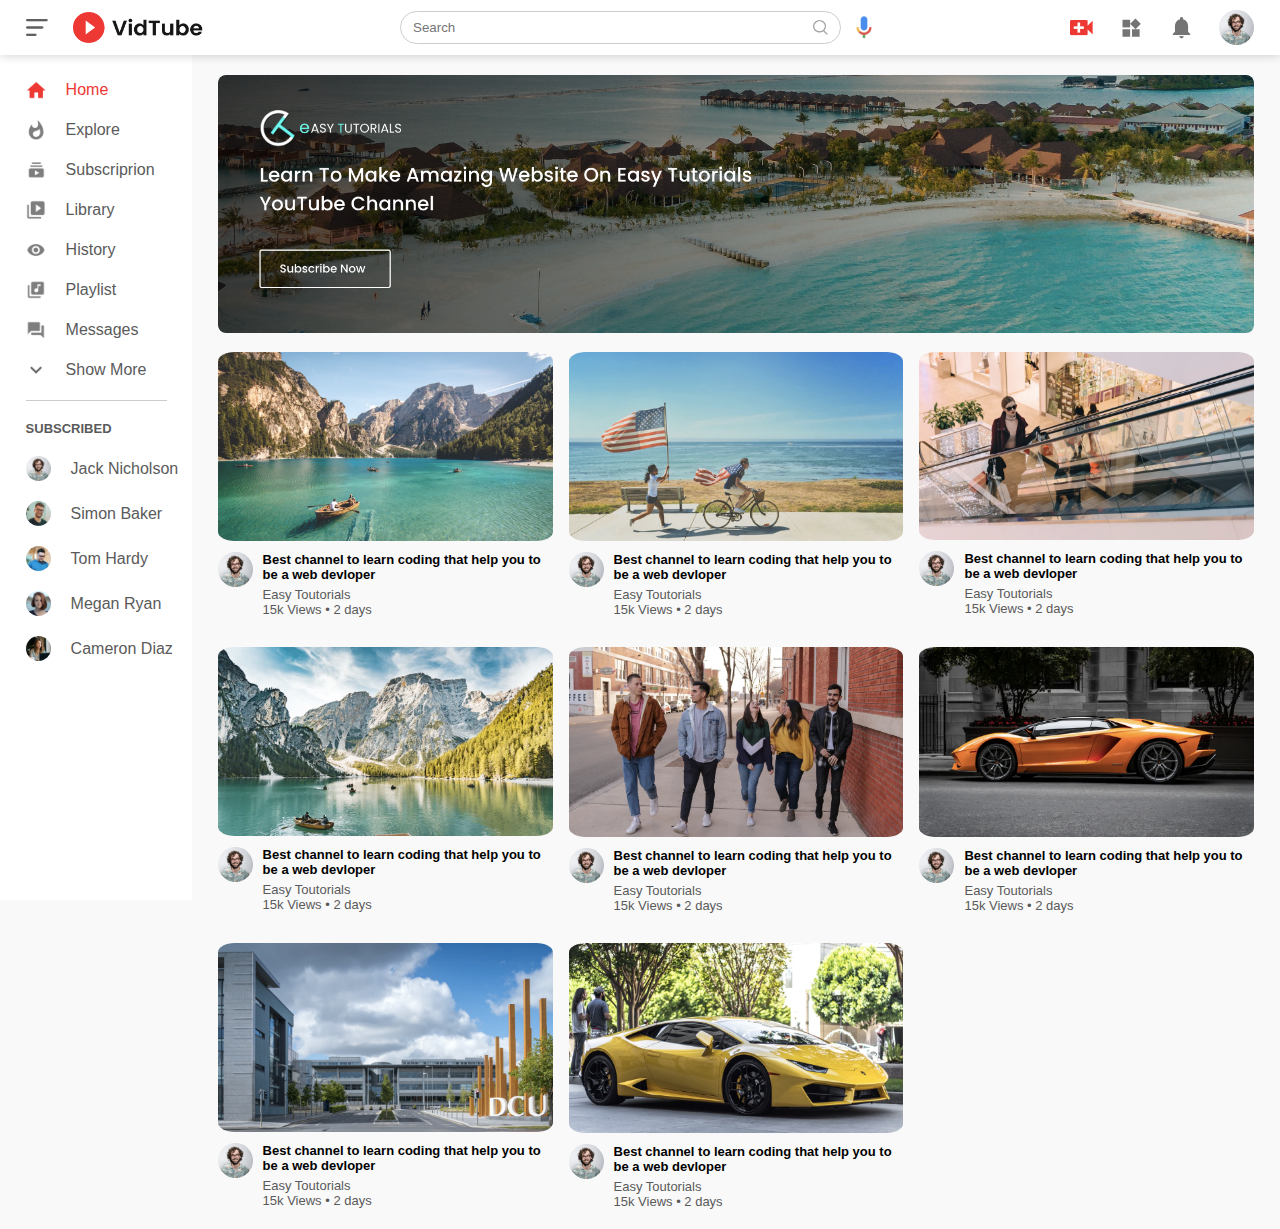
<file: Vid-Tube _Website/index.html>
<!DOCTYPE html>
<html lang="en">
  <head>
    <meta charset="UTF-8" />
    <meta http-equiv="X-UA-Compatible" content="IE=edge" />
    <meta name="viewport" content="width=device-width, initial-scale=1.0" />
    <title>vidtube</title>
    <link rel="stylesheet" href="assets/css/style.css" />
  </head>
  <body>
    <!-- ***************** top content ***************** -->

    <!-- <<<<<<<<<<<< left side >>>>>>>>>>>> -->
    <nav class="flex-div">
      <div class="nav-left flex-div">
        <img src="assets/images/menu.png" class="menu-icon" />
        <img src="assets/images/logo.png" class="logo" />
      </div>
      <!-- <<<<<<<<<<<< middle side >>>>>>>>>>>> -->
      <div class="nav-middle flex-div">
        <div class="search-box flex-div">
          <input type="text" placeholder="Search" />
          <img src="assets/images/search.png" />
        </div>
        <img src="assets/images/voice-search.png" class="mic-icon" />
      </div>
      <!-- <<<<<<<<<<<< right side >>>>>>>>>>>> -->
      <div class="nav-right flex-div">
        <img src="assets/images/upload.png" alt="" />
        <img src="assets/images/more.png" alt="" />
        <img src="assets/images/notification.png" alt="" />
        <img src="assets/images/Jack.png" class="user-icon" />
      </div>
    </nav>
    <!-- *********************************************** -->

    <!-- ***************** side bar ***************** -->
    <div class="sidebar">
      <div class="shortcut-links">
        <a href=""
          ><img src="assets/images/home.png" />
          <p>Home</p></a
        >
        <a href=""
          ><img src="assets/images/explore.png" />
          <p>Explore</p></a
        >
        <a href=""
          ><img src="assets/images/subscriprion.png" />
          <p>Subscriprion</p></a
        >
        <a href=""
          ><img src="assets/images/library.png" />
          <p>Library</p></a
        >
        <a href=""
          ><img src="assets/images/history.png" />
          <p>History</p></a
        >
        <a href=""
          ><img src="assets/images/playlist.png" />
          <p>Playlist</p></a
        >
        <a href=""
          ><img src="assets/images/messages.png" />
          <p>Messages</p></a
        >
        <a href=""
          ><img src="assets/images/show-more.png" />
          <p>Show More</p></a
        >
        <hr />
      </div>
      <div class="subscribed-list">
        <h3>SUBSCRIBED</h3>
        <a href=""
          ><img src="assets/images/Jack.png" />
          <p>Jack Nicholson</p></a
        >
        <a href=""
          ><img src="assets/images/simon.png" />
          <p>Simon Baker</p></a
        >
        <a href=""
          ><img src="assets/images/tom.png" />
          <p>Tom Hardy</p></a
        >
        <a href=""
          ><img src="assets/images/megan.png" />
          <p>Megan Ryan</p></a
        >
        <a href=""
          ><img src="assets/images/cameron.png" />
          <p>Cameron Diaz</p></a
        >
      </div>
    </div>
    <!-- *********************************** -->

    <!-- ************ main ************ -->

    <div class="container">

      <div class="banner">
        <img src="assets/images/banner.png" />
      </div>

      <div class="list-container">

        <div class="vid-list">
            <a href="play-video.html"><img src="assets/images/thumbnail1.png" class="thumbnail"></a>

            <div class="flex-div">
                <img src="assets/images/Jack.png" >

                <div class="vid-info">
                <a href="play-video.html">Best channel to learn coding that help you to be a web devloper</a>
                <p>Easy Toutorials</p>
                <p>15k Views &bull; 2 days</p>
                </div>
            </div>
        </div>

        <div class="vid-list">
            <a href=""><img src="assets/images/thumbnail2.png" class="thumbnail"></a>

            <div class="flex-div">
                <img src="assets/images/Jack.png" >

                <div class="vid-info">
                <a href="">Best channel to learn coding that help you to be a web devloper</a>
                <p>Easy Toutorials</p>
                <p>15k Views &bull; 2 days</p>
                </div>
            </div>
        </div>

        <div class="vid-list">
            <a href=""><img src="assets/images/thumbnail3.png" class="thumbnail"></a>

            <div class="flex-div">
                <img src="assets/images/Jack.png" >

                <div class="vid-info">
                <a href="">Best channel to learn coding that help you to be a web devloper</a>
                <p>Easy Toutorials</p>
                <p>15k Views &bull; 2 days</p>
                </div>
            </div>
        </div>

        <div class="vid-list">
            <a href=""><img src="assets/images/thumbnail4.png" class="thumbnail"></a>

            <div class="flex-div">
                <img src="assets/images/Jack.png" >

                <div class="vid-info">
                <a href="">Best channel to learn coding that help you to be a web devloper</a>
                <p>Easy Toutorials</p>
                <p>15k Views &bull; 2 days</p>
                </div>
            </div>
        </div>

        <div class="vid-list">
            <a href=""><img src="assets/images/thumbnail5.png" class="thumbnail"></a>

            <div class="flex-div">
                <img src="assets/images/Jack.png" >

                <div class="vid-info">
                <a href="">Best channel to learn coding that help you to be a web devloper</a>
                <p>Easy Toutorials</p>
                <p>15k Views &bull; 2 days</p>
                </div>
            </div>
        </div>

        <div class="vid-list">
            <a href=""><img src="assets/images/thumbnail6.png" class="thumbnail"></a>

            <div class="flex-div">
                <img src="assets/images/Jack.png" >

                <div class="vid-info">
                <a href="">Best channel to learn coding that help you to be a web devloper</a>
                <p>Easy Toutorials</p>
                <p>15k Views &bull; 2 days</p>
                </div>
            </div>
        </div>

        <div class="vid-list">
            <a href=""><img src="assets/images/thumbnail7.png" class="thumbnail"></a>

            <div class="flex-div">
                <img src="assets/images/Jack.png" >

                <div class="vid-info">
                <a href="">Best channel to learn coding that help you to be a web devloper</a>
                <p>Easy Toutorials</p>
                <p>15k Views &bull; 2 days</p>
                </div>
            </div>
        </div>

        <div class="vid-list">
            <a href=""><img src="assets/images/thumbnail8.png" class="thumbnail"></a>

            <div class="flex-div">
                <img src="assets/images/Jack.png" >

                <div class="vid-info">
                <a href="">Best channel to learn coding that help you to be a web devloper</a>
                <p>Easy Toutorials</p>
                <p>15k Views &bull; 2 days</p>
                </div>
            </div>
        </div>

      </div>
      
    </div>

    <script src="assets/js/script.js"></script>
  </body>
</html>
</file>
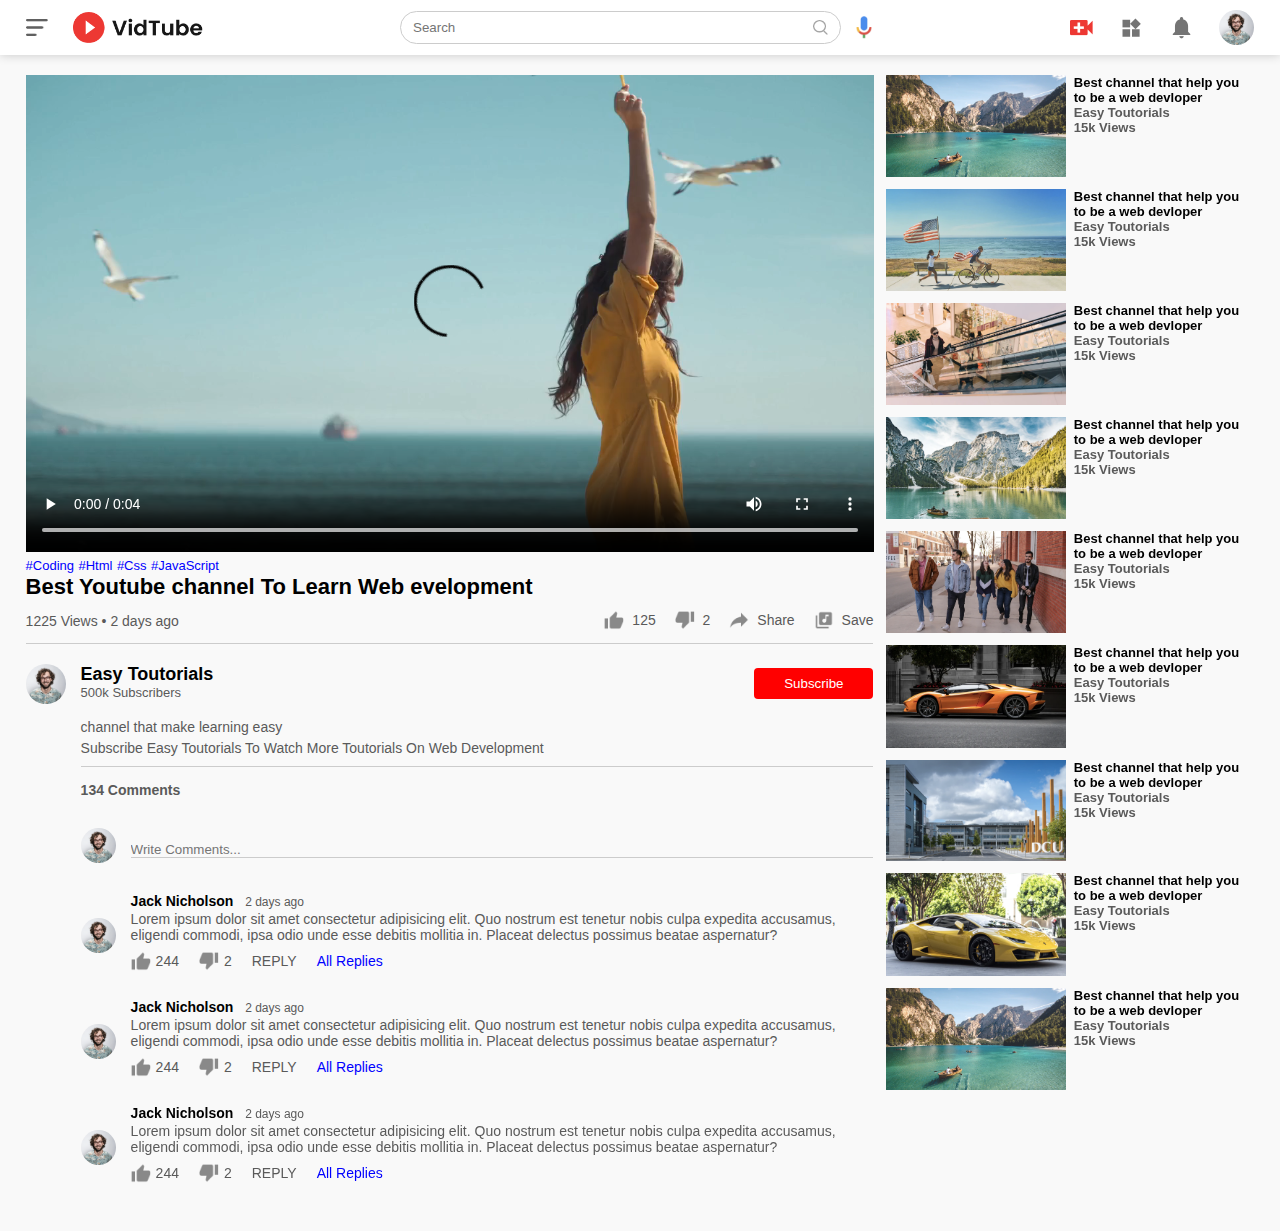
<file: Vid-Tube _Website/play-video.html>
<!DOCTYPE html>
<html lang="en">
<head>
    <meta charset="UTF-8">
    <meta http-equiv="X-UA-Compatible" content="IE=edge">
    <meta name="viewport" content="width=device-width, initial-scale=1.0">
    <title>Play Video</title>
    <link rel="stylesheet" href="assets/css/style.css">
</head>
<body>
    <!-- ***************** top content ***************** -->

    <!-- <<<<<<<<<<<< left side >>>>>>>>>>>> -->
    <nav class="flex-div">
        <div class="nav-left flex-div">
          <img src="assets/images/menu.png" class="menu-icon" />
          <img src="assets/images/logo.png" class="logo" />
        </div>
        <!-- <<<<<<<<<<<< middle side >>>>>>>>>>>> -->
        <div class="nav-middle flex-div">
          <div class="search-box flex-div">
            <input type="text" placeholder="Search" />
            <img src="assets/images/search.png" />
          </div>
          <img src="assets/images/voice-search.png" class="mic-icon" />
        </div>
        <!-- <<<<<<<<<<<< right side >>>>>>>>>>>> -->
        <div class="nav-right flex-div">
          <img src="assets/images/upload.png" alt="" />
          <img src="assets/images/more.png" alt="" />
          <img src="assets/images/notification.png" alt="" />
          <img src="assets/images/Jack.png" class="user-icon" />
        </div>
      </nav>


      <div class="container play-container">
           <div class="row">
            <!-- ******************************* left side video ****************************** -->
                <div class="play-video">

                    <video controls autoplay>
                        <source src="assets/images/video.mp4" type="Video/mp4">
                    </video>
                <!-- ************************* left side video description *********************** -->
                    <div class="tags">
                        <a href="">#Coding</a> <a href="">#Html</a> <a href="">#Css</a> <a href="">#JavaScript</a>
                    </div>

                    <h3>Best Youtube channel To Learn Web evelopment</h3>
                    <div class="play-video-info">
                        <p>1225 Views &bull; 2 days ago</p>
                        <div>
                            <a href=""><img src="assets/images/like.png" >125</a>
                            <a href=""><img src="assets/images/dislike.png" >2</a>
                            <a href=""><img src="assets/images/share.png" >Share</a>
                            <a href=""><img src="assets/images/save.png" >Save</a>
                        </div>
                    </div>

                    <hr>

                    <div class="publisher">
                        <img src="assets/images/Jack.png">
                        <div>
                            <p>
                                Easy Toutorials
                            </p>
                            <span>500k Subscribers</span>
                        </div>
                        <button type="button">Subscribe</button>
                    </div>

                    <!-- ************************ left side video comments ********************* -->
                    <div class="vid-description">
                        <p>channel that make learning easy</p>
                        <p>Subscribe Easy Toutorials To Watch More Toutorials On Web Development</p>
                        <hr>
                        <h4>134 Comments</h4>

                        <div class="add-comment">
                            <img src="assets/images/Jack.png" >
                            <input type="text" placeholder="Write Comments...">
                        </div>
                        <div class="old-comment">
                            <img src="assets/images/Jack.png">
                            <div>
                                <h3>Jack Nicholson <span>2 days ago</span></h3>
                                <p>Lorem ipsum dolor sit amet consectetur adipisicing elit. Quo nostrum est tenetur nobis culpa expedita accusamus, eligendi commodi, ipsa odio unde esse debitis mollitia in. Placeat delectus possimus beatae aspernatur?</p>
                                <div class="comment-action">
                                    <img src="assets/images/like.png">
                                    <span>244</span>
                                    <img src="assets/images/dislike.png">
                                    <span>2</span>
                                    <span>REPLY</span>
                                    <a href="">All Replies</a>
                                </div>
                            </div>
                        </div>

                        <div class="old-comment">
                            <img src="assets/images/Jack.png">
                            <div>
                                <h3>Jack Nicholson <span>2 days ago</span></h3>
                                <p>Lorem ipsum dolor sit amet consectetur adipisicing elit. Quo nostrum est tenetur nobis culpa expedita accusamus, eligendi commodi, ipsa odio unde esse debitis mollitia in. Placeat delectus possimus beatae aspernatur?</p>
                                <div class="comment-action">
                                    <img src="assets/images/like.png">
                                    <span>244</span>
                                    <img src="assets/images/dislike.png">
                                    <span>2</span>
                                    <span>REPLY</span>
                                    <a href="">All Replies</a>
                                </div>
                            </div>
                        </div>

                        <div class="old-comment">
                            <img src="assets/images/Jack.png">
                            <div>
                                <h3>Jack Nicholson <span>2 days ago</span></h3>
                                <p>Lorem ipsum dolor sit amet consectetur adipisicing elit. Quo nostrum est tenetur nobis culpa expedita accusamus, eligendi commodi, ipsa odio unde esse debitis mollitia in. Placeat delectus possimus beatae aspernatur?</p>
                                <div class="comment-action">
                                    <img src="assets/images/like.png">
                                    <span>244</span>
                                    <img src="assets/images/dislike.png">
                                    <span>2</span>
                                    <span>REPLY</span>
                                    <a href="">All Replies</a>
                                </div>
                            </div>
                        </div>


                    </div>

                </div>

                <!-- ******************************* right side videos ****************************** -->
                <div class="right-sidebar">

                    <div class="side-video-list">
                        <a href="" class="small-thumbnail"><img src="assets/images/thumbnail1.png" ></a>
                        

                        <div class="vid-info">
                            <a href="">Best channel that help you to be a web devloper
                                <p>Easy Toutorials</p>
                                <p>15k Views</p>
                            </a>
                        </div>
                    </div>

                    <div class="side-video-list">
                        <a href="" class="small-thumbnail"><img src="assets/images/thumbnail2.png" ></a>
                        

                        <div class="vid-info">
                            <a href="">Best channel that help you to be a web devloper
                                <p>Easy Toutorials</p>
                                <p>15k Views</p>
                            </a>
                        </div>
                    </div>

                    <div class="side-video-list">
                        <a href="" class="small-thumbnail"><img src="assets/images/thumbnail3.png" ></a>
                        

                        <div class="vid-info">
                            <a href="">Best channel that help you to be a web devloper
                                <p>Easy Toutorials</p>
                                <p>15k Views</p>
                            </a>
                        </div>
                    </div>

                    <div class="side-video-list">
                        <a href="" class="small-thumbnail"><img src="assets/images/thumbnail4.png" ></a>
                        

                        <div class="vid-info">
                            <a href="">Best channel that help you to be a web devloper
                                <p>Easy Toutorials</p>
                                <p>15k Views</p>
                            </a>
                        </div>
                    </div>

                    <div class="side-video-list">
                        <a href="" class="small-thumbnail"><img src="assets/images/thumbnail5.png" ></a>
                        

                        <div class="vid-info">
                            <a href="">Best channel that help you to be a web devloper
                                <p>Easy Toutorials</p>
                                <p>15k Views</p>
                            </a>
                        </div>
                    </div>

                    <div class="side-video-list">
                        <a href="" class="small-thumbnail"><img src="assets/images/thumbnail6.png" ></a>
                        

                        <div class="vid-info">
                            <a href="">Best channel that help you to be a web devloper
                                <p>Easy Toutorials</p>
                                <p>15k Views</p>
                            </a>
                        </div>
                    </div>

                    <div class="side-video-list">
                        <a href="" class="small-thumbnail"><img src="assets/images/thumbnail7.png" ></a>
                        

                        <div class="vid-info">
                            <a href="">Best channel that help you to be a web devloper
                                <p>Easy Toutorials</p>
                                <p>15k Views</p>
                            </a>
                        </div>
                    </div>

                    <div class="side-video-list">
                        <a href="" class="small-thumbnail"><img src="assets/images/thumbnail8.png" ></a>
                        

                        <div class="vid-info">
                            <a href="">Best channel that help you to be a web devloper
                                <p>Easy Toutorials</p>
                                <p>15k Views</p>
                            </a>
                        </div>
                    </div>

                    <div class="side-video-list">
                        <a href="" class="small-thumbnail"><img src="assets/images/thumbnail1.png" ></a>
                        

                        <div class="vid-info">
                            <a href="">Best channel that help you to be a web devloper
                                <p>Easy Toutorials</p>
                                <p>15k Views</p>
                            </a>
                        </div>
                    </div>


                </div>
           </div> 
      </div>


</body>
</html>
</file>
<file: Vid-Tube _Website/assets/css/style.css>
* {
  margin: 0;
  padding: 0;
  box-sizing: border-box;
  font-family: "poppins", sans-serif;
}
a {
  text-decoration: none;
  color: #5a5a5a;
}
img {
  cursor: pointer;
}
.flex-div {
  display: flex;
  align-items: center;
}
nav {
  padding: 10px 2%;
  justify-content: space-between;
  box-shadow: 0 0 10px rgba(0, 0, 0, 0.2);
  background: #fff;
  position: sticky;
  top: 0;
  z-index: 10;
}
.nav-right img {
  width: 25px;
  margin-right: 25px;
}
.nav-right .user-icon {
  width: 35px;
  border-radius: 50%;
  margin-right: 0;
}
.nav-left .menu-icon{
    width: 22px;
    margin-right: 25px;
}
.nav-left .logo{
    width: 130px;
}
.nav-middle .mic-icon{
    width: 16px;

}
.nav-middle .search-box{
    border: 1px solid #ccc;
    margin-right: 15px;
    padding: 8px 12px;
    border-radius: 25px;
}
.nav-middle .search-box input{
    width: 400px;
    border: 0;
    outline: 0;
    background: transparant;
}
.nav-middle .search-box img{
    width: 15px;
}

/* ************ sidebar ********** */
.sidebar{
    background-color: #fff;
    width: 15%;
    height: 100vh;
    position: fixed;
    top: 0;
    padding-left: 2%;
    padding-top: 80px;
}
.shortcut-links a img{
    width: 20px;
    margin-right: 20px;
}
.shortcut-links a{
    display: flex;
    align-items: center;
    margin-bottom: 20px;
    width: fit-content;
    flex-wrap: wrap;
}
.shortcut-links a:first-child{
    color: #ed3833;
}
.sidebar hr{
    border: 0;
    height: 1px;
    background: #ccc;
    width: 85%;
}
.subscribed-list h3{
    font-size: 13px;
    margin: 20px 0;
    color: #5a5a5a;
}
.subscribed-list a{
    display: flex;
    align-items: center;
    margin-bottom: 20px;
    width: fit-content;
    flex-wrap: wrap;
}
.subscribed-list a img{
    width: 25px;
    border-radius: 50%;
    margin-right: 20px;
}
.small-sidebar{
    width: 5%;
}
.small-sidebar a p{
    display: none;
}
.small-sidebar h3{
    display: none;
}
.small-sidebar hr{
    width: 50%;
    margin-bottom: 25px;
}

/* *************** main ************* */

.container{
    background: #f9f9f9;
    padding-left: 17%;
    padding-right: 2%;
    padding-top: 20px;
    padding-bottom: 20px;
}
.large-container{
    padding-left: 7%;
}
.banner{
    width: 100%;

}
.banner img{
    width: 100%;
    border-radius: 8px;
}
.list-container{
    display: grid;
    grid-template-columns: repeat(auto-fit,minmax(250px, 1fr));
    grid-column-gap: 16px;
    grid-row-gap: 30px;
    margin-top: 15px;
}
.vid-list .thumbnail{
    width: 100%;
    border-radius: 5%;
}
.vid-list .flex-div{
    align-items: flex-start;
    margin-top: 7px;
}
.vid-list .flex-div img{
    width: 35px;
    margin-right: 10px;
    border-radius: 50%;
}
.vid-info{
    color: #5a5a5a;
    font-size: 13px;
}
.vid-info a{
    color: #000;
    font-weight: 600;
    display: block;
    margin-bottom: 5px;
}


@media (max-width:900px){
    .menu-icon{
        display: none;
    }
    .sidebar{
        display: none;
    }
    .container, .large-container{
        padding-left: 5%;
        padding-right: 5%;
    }
    .nav-right img{
        display: none;
    }
    .nav-right .user-icon{
        display: block;
        width: 30px;
    }
    .nav-middle .search-box input{
        width: 100px;
    }
    .nav-middle .mic-icon{
        display: none;
    }
    .logo{
        width: 90px;
    }

}    

/* ********************************* play video page *************************** */
.play-container{
    padding-left: 2%;

}
.row{
    display: flex;
    justify-content: space-between;
    flex-wrap: wrap;
}
.play-video{
    flex-basis: 69%;
}
/* **************** right side videos ************** */
.right-sidebar{
    flex-basis: 30%;
}
.play-video video{
    width: 100%;
}
.side-video-list{
    display: flex;
    justify-content: space-between;
    margin-bottom: 8px;
}
.side-video-list img{
    width: 100%;
}
.side-video-list .small-thumbnail{
    flex-basis: 49%;
}
.side-video-list .vid-info{
    flex-basis: 49%;
}
.side-video-list .vid-info p{
    color: #5a5a5a;
    font-size: 13px;
}
/* *************************************************** */


.play-video .tags a{
    color: #0000ff;
    font-size: 13px;
}
.play-video h3{
    font-weight: 600;
    font-size: 22px;
}
.play-video .play-video-info{
    display: flex;
    align-items: center;
    justify-content: space-between;
    flex-wrap: wrap;
    margin-top: 10px;
    font-size: 14px;
    color: #5a5a5a;
}
.play-video .play-video-info a img{
    width: 20px;
    margin-right: 8px;
}
.play-video .play-video-info a{
    display: inline-flex;
    align-items: center;
    margin-left: 15px;
}
.play-video hr{
    border: 0;
    height: 1px;
    background: #ccc;
    margin: 10px 0;
}
.publisher{
    display: flex;
    align-items: center;
    margin-top: 20px;
}
.publisher div{
    flex: 1;
    line-height: 18px;
}
.publisher img{
    width: 40px;
    border-radius: 50%;
    margin-right: 15px;
}
.publisher div p{
    color: #000;
    font-weight: 600;
    font-size: 18px;
}
.publisher div span{
    font-size: 13px;
    color: #5a5a5a;
}
.publisher button{
    background: red;
    color: #fff;
    padding: 8px 30px;
    border: 0;
    outline: 0;
    border-radius: 4px;
    cursor: pointer;
}
.vid-description{
    padding-left: 55px;
    margin: 15px 0;
}
.vid-description p{
    font-size: 14px;
    margin-bottom: 5px;
    color: #5a5a5a;
}
.vid-description h4{
    font-size: 14px;
    color: #5a5a5a;
    margin-top: 15px;
}
.add-comment{
    display: flex;
    align-items: center;
    margin: 30px 0;
}
.add-comment img{
    width: 35px;
    border-radius: 50%;
    margin-right: 15px;
}
.add-comment input{
    border: 0;
    outline: 0;
    border-bottom: 1px solid #ccc;
    width: 100%;
    padding-top: 10px;
    background: transparent;
}
.old-comment{
    display: flex;
    align-items: center;
    margin: 20px 0;
}
.old-comment img{
    width: 35px;
    border-radius: 50%;
    margin-right: 15px;
}
.old-comment h3{
    font-size: 14px;
    margin-bottom: 2px;
}
.old-comment h3 span{
    font-size: 12px;
    color: #5a5a5a;
    font-weight: 500;
    margin-left: 8px;
}
.old-comment .comment-action{
    display: flex;
    align-items: center;
    margin: 8px 0;
    font-size: 14px;
}
.old-comment .comment-action img{
    border-radius: 0;
    width: 20px;
    margin-right: 5px;
}
.old-comment .comment-action span{
    margin-right: 20px;
    color: #5a5a5a;
}
.old-comment .comment-action a{
    color: #0000ff;
}

@media(max-width:900px){
    .play-video{
        flex-basis: 100%;
    }
    .right-sidebar{
        flex-basis: 100%;
    }
    .play-container{
        padding-left: 5%;
    }
    .vid-description{
        padding-left: 0;
    }
    .play-video .play-video-info a{
        margin-left: 0;
        margin-right: 15px;
        margin-top: 15px;
    }
}
</file>
